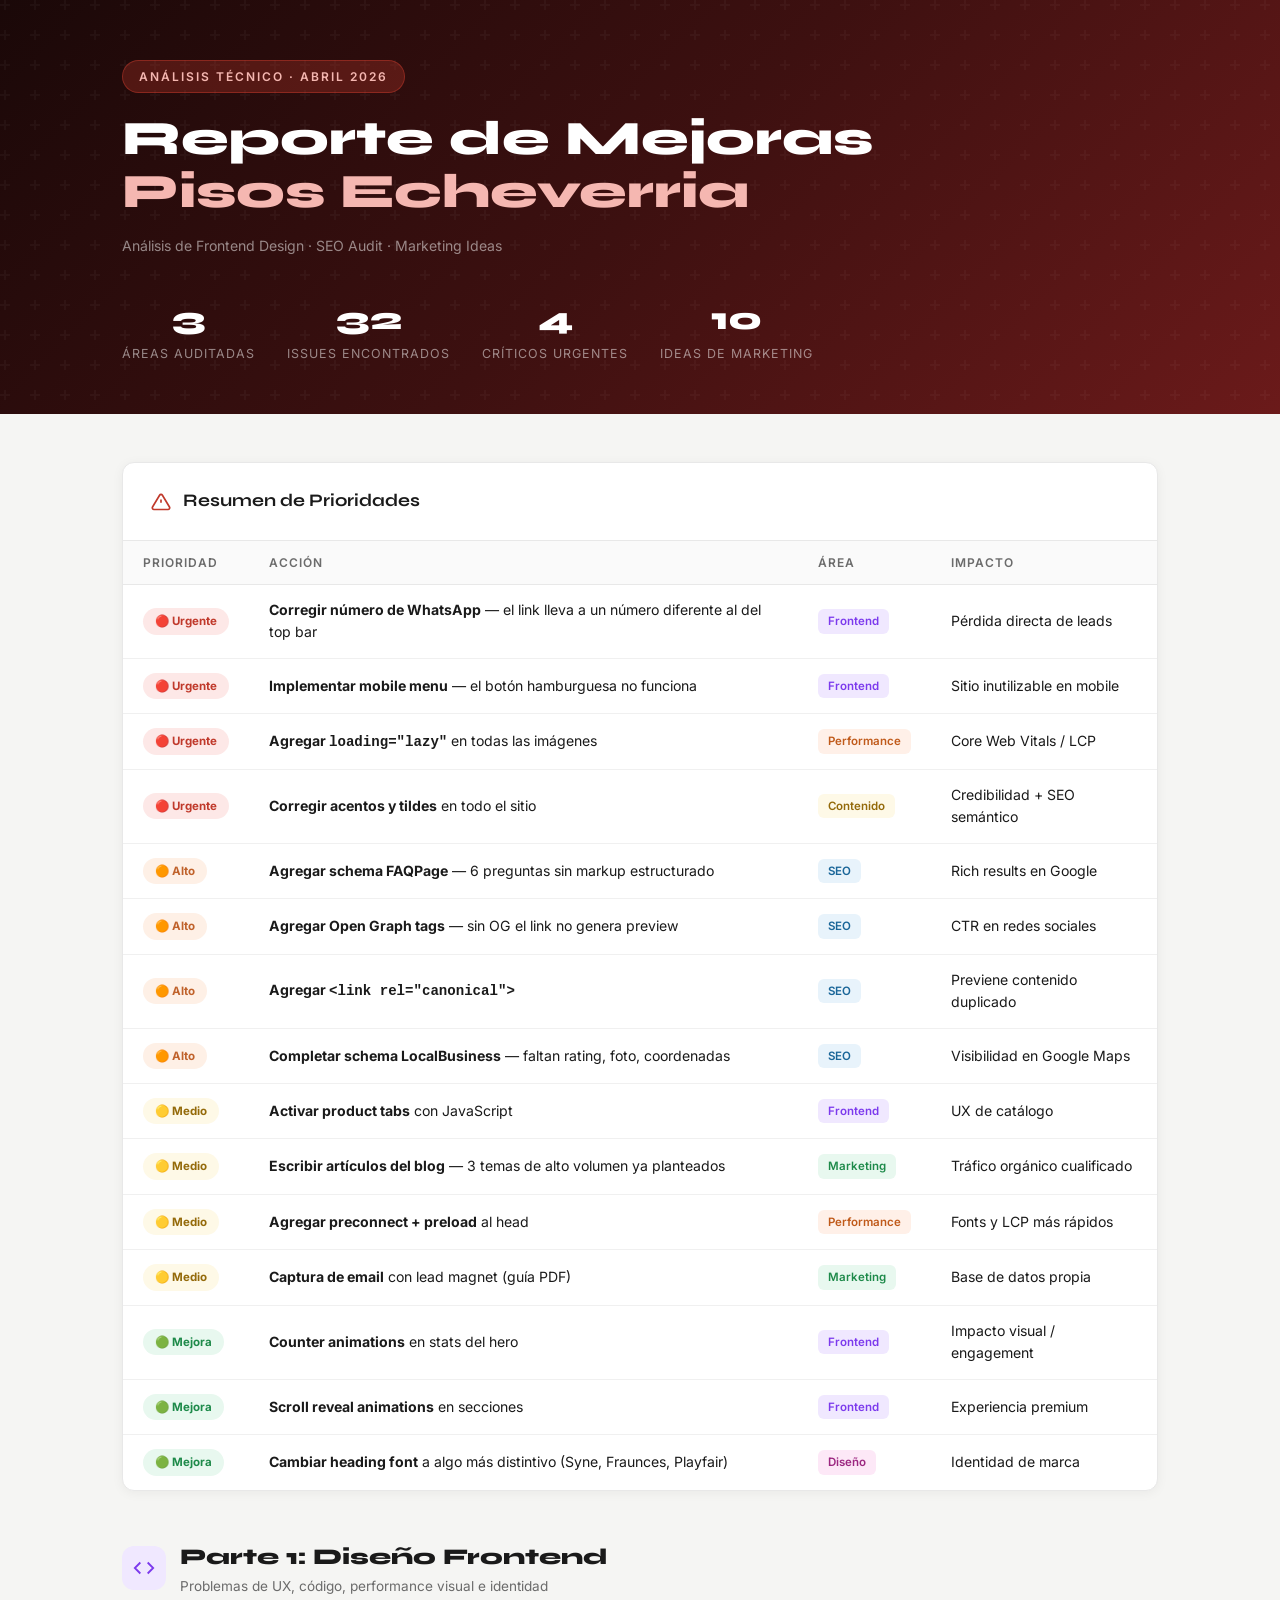
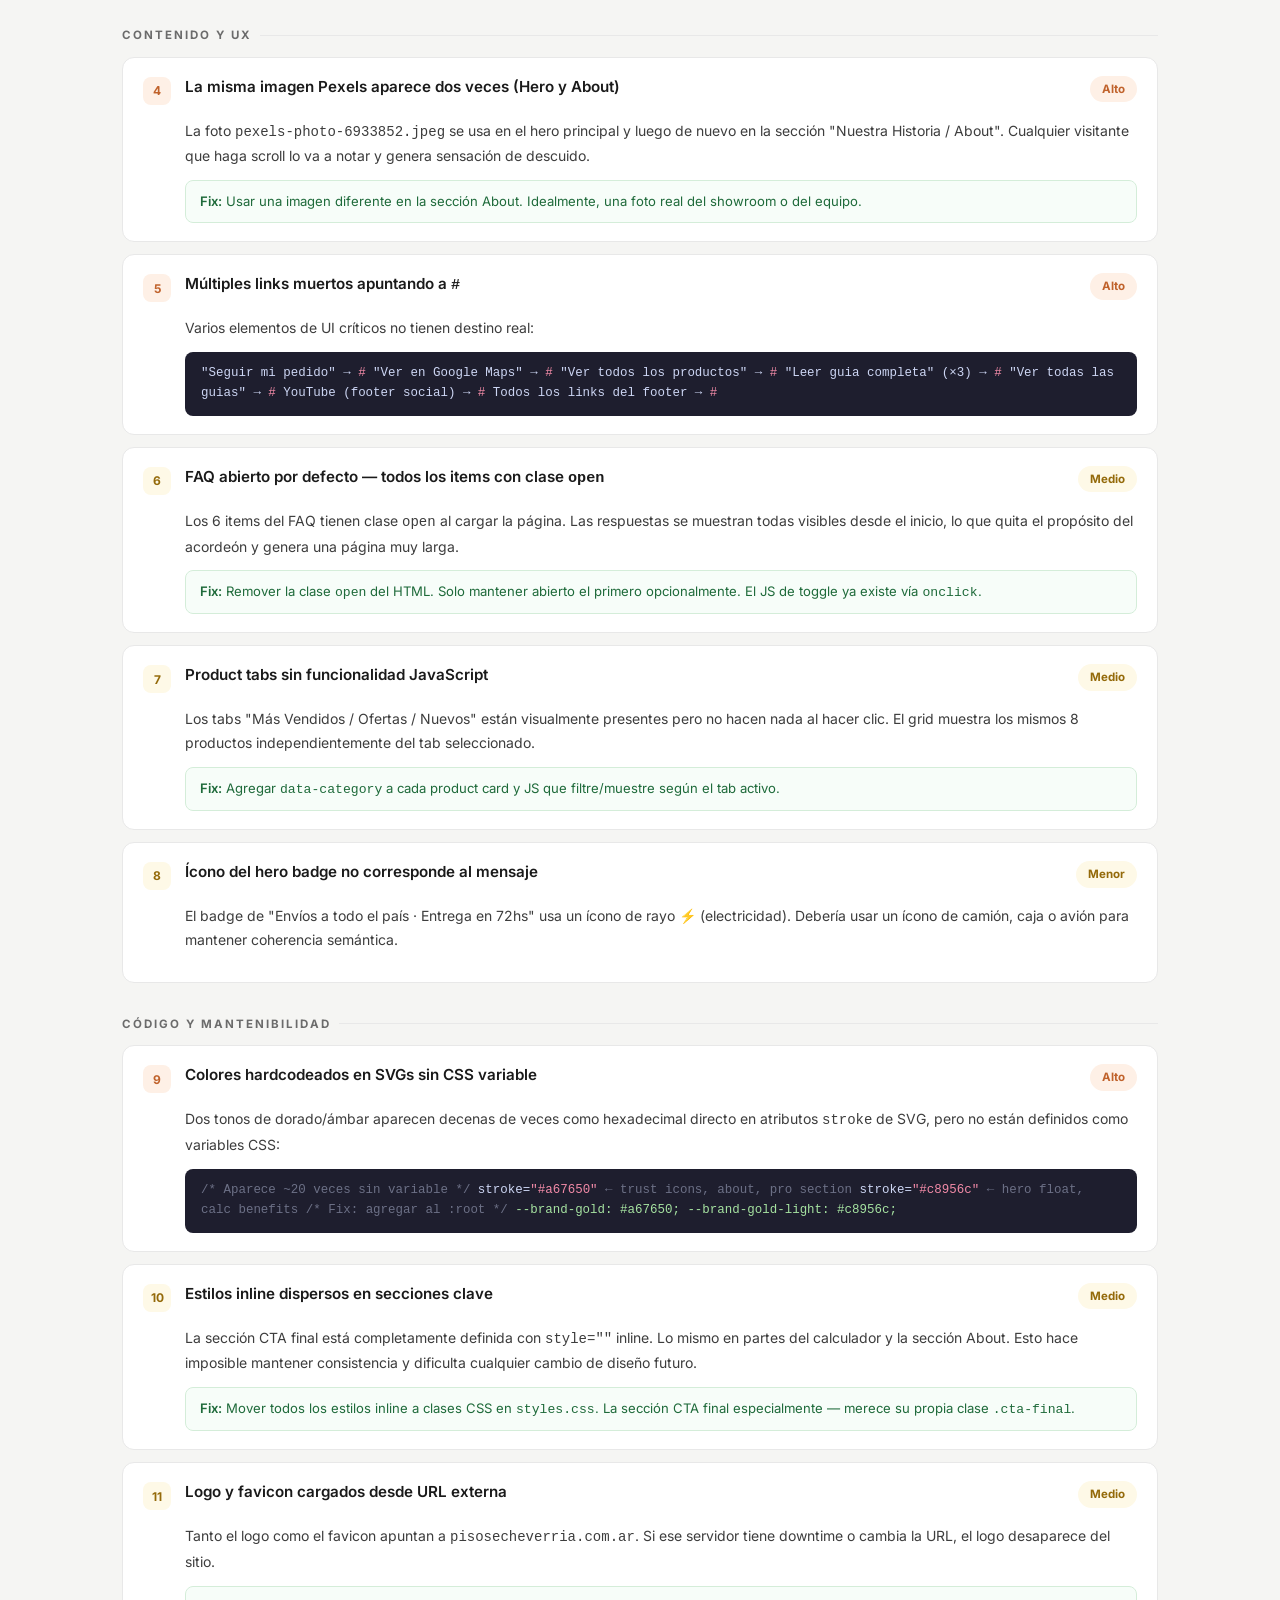
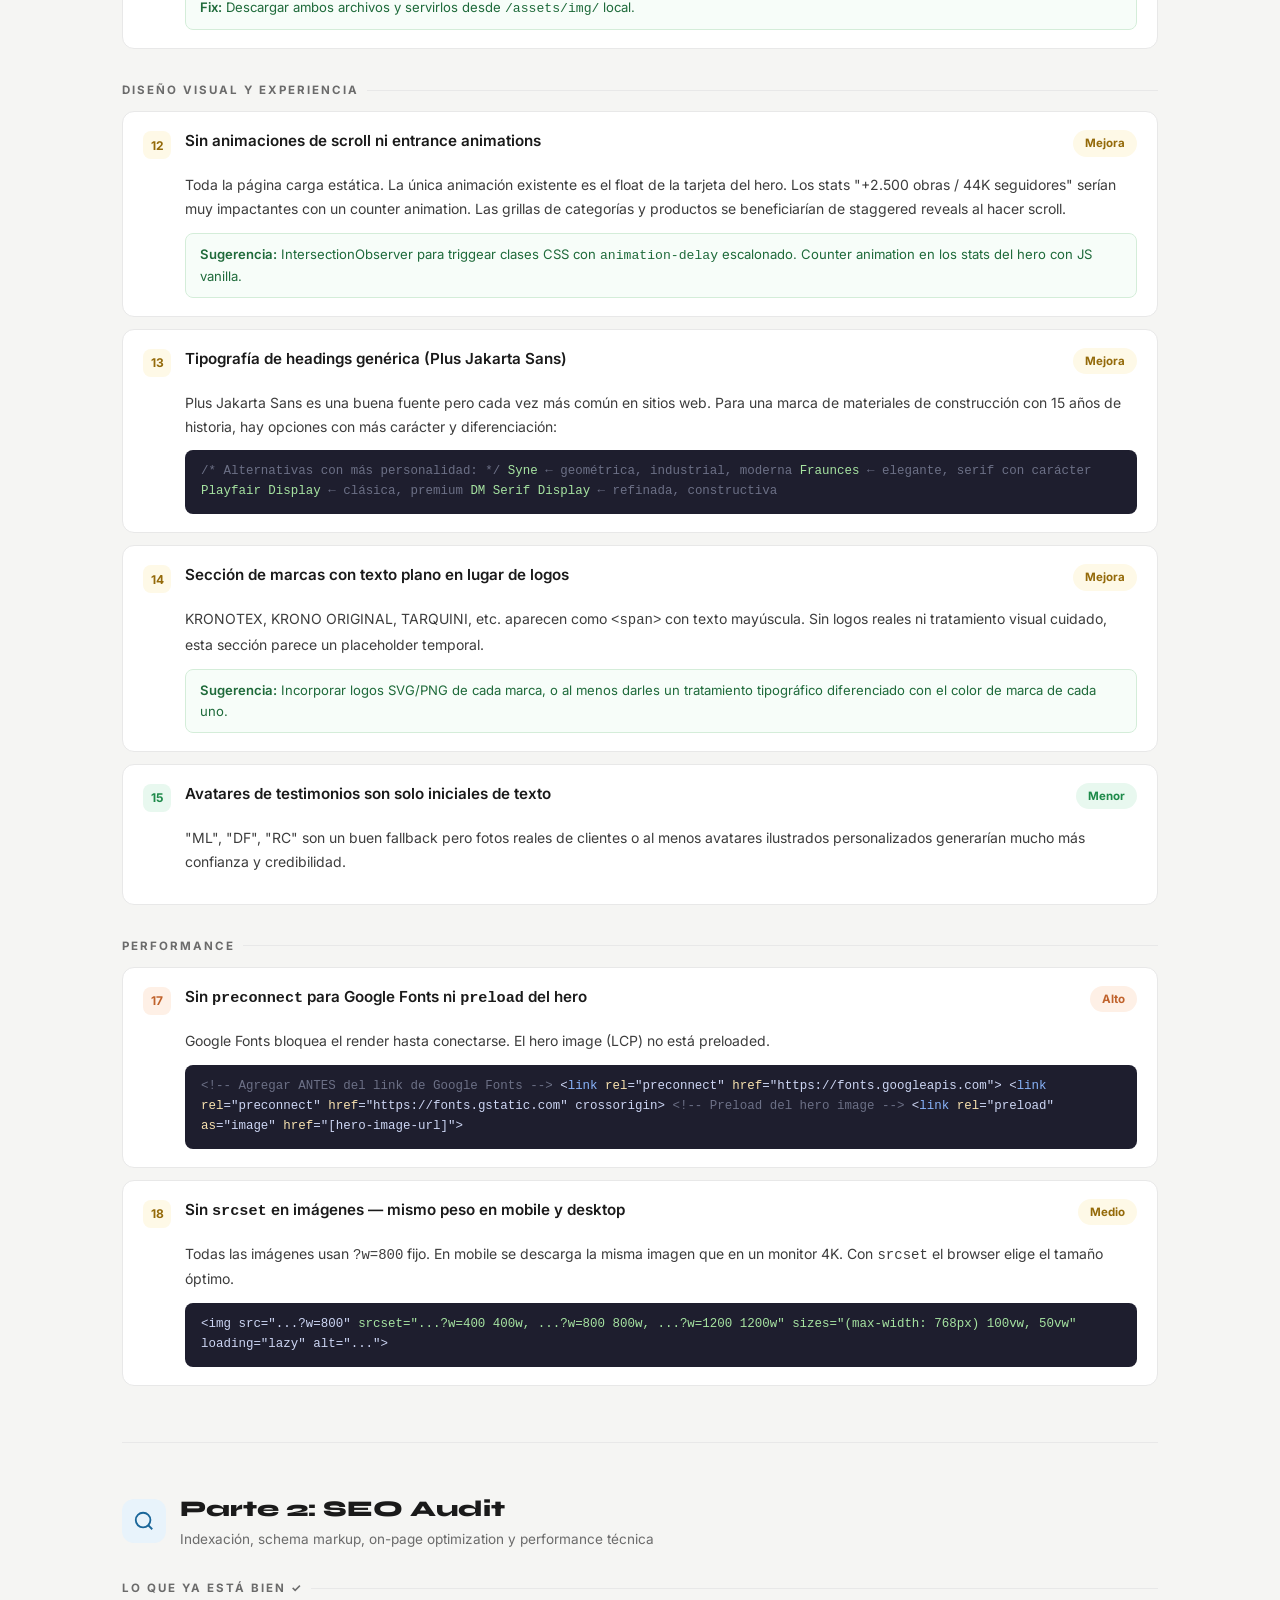
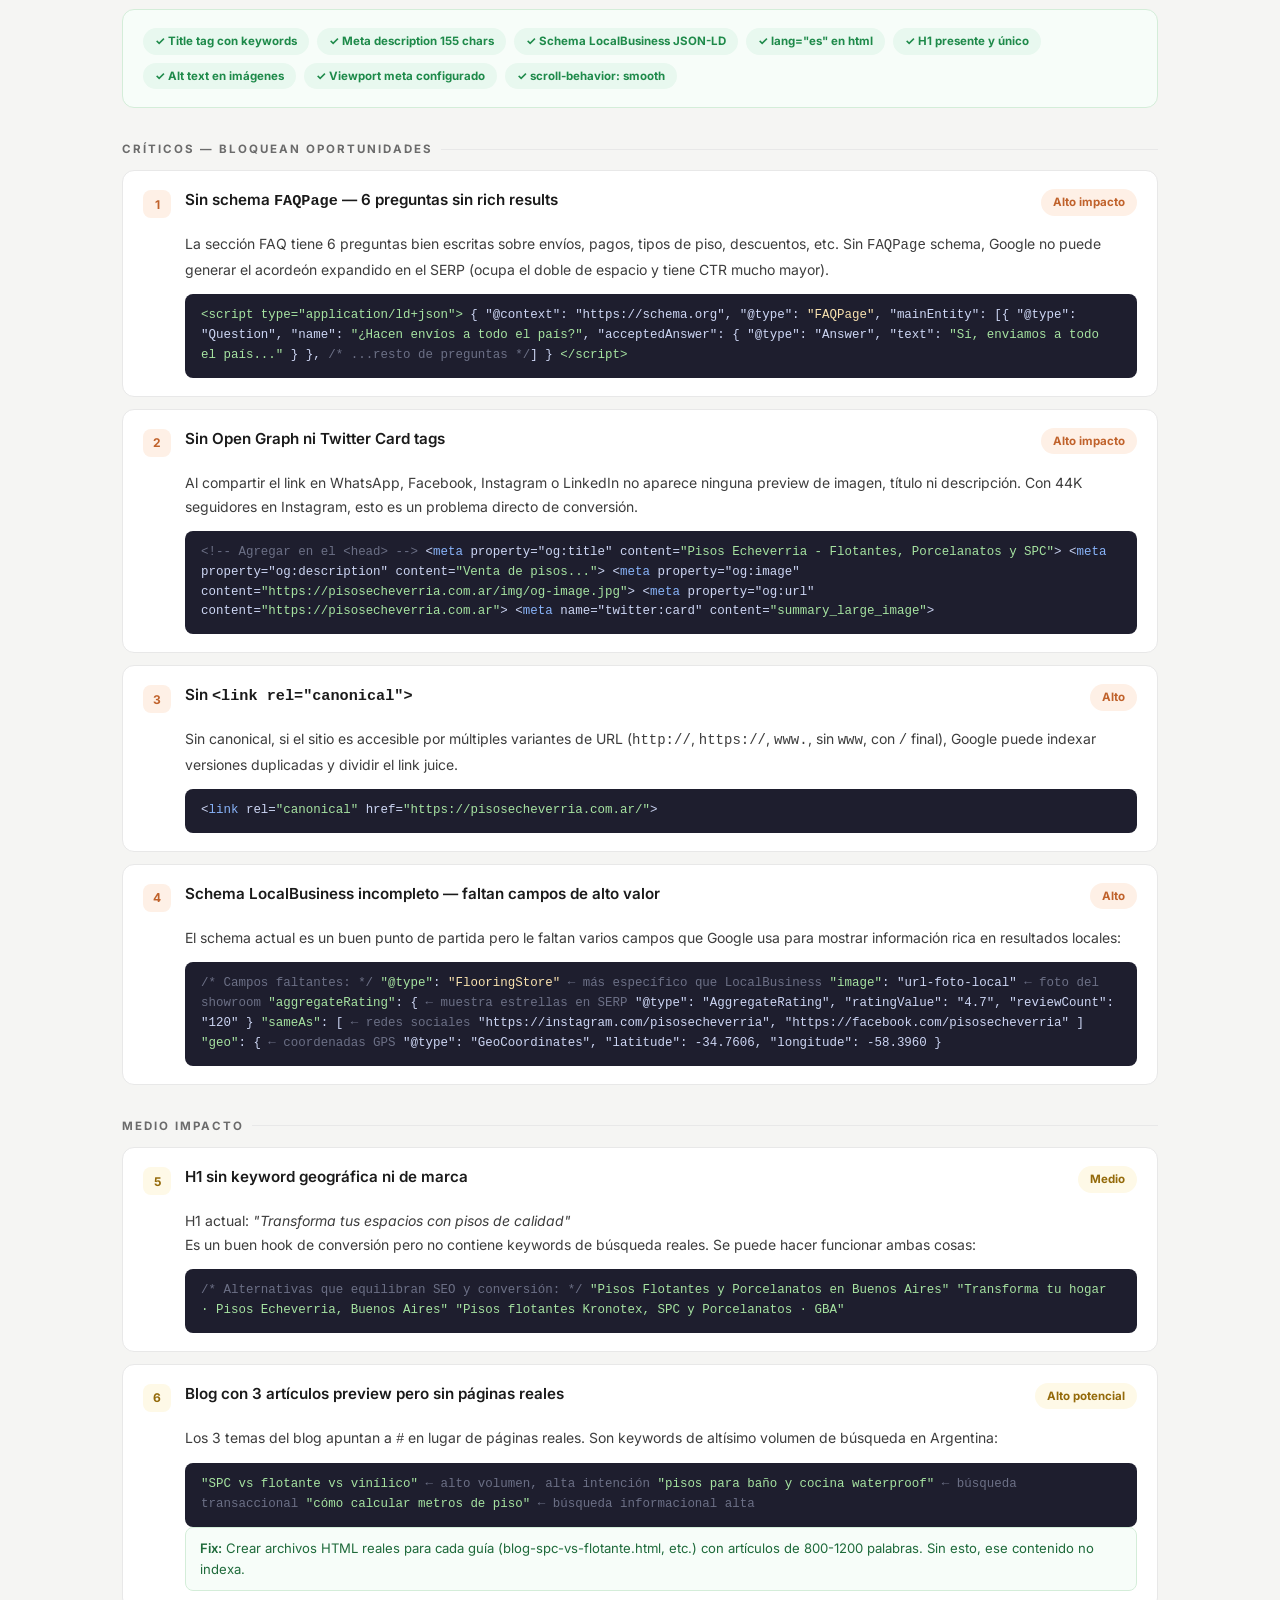
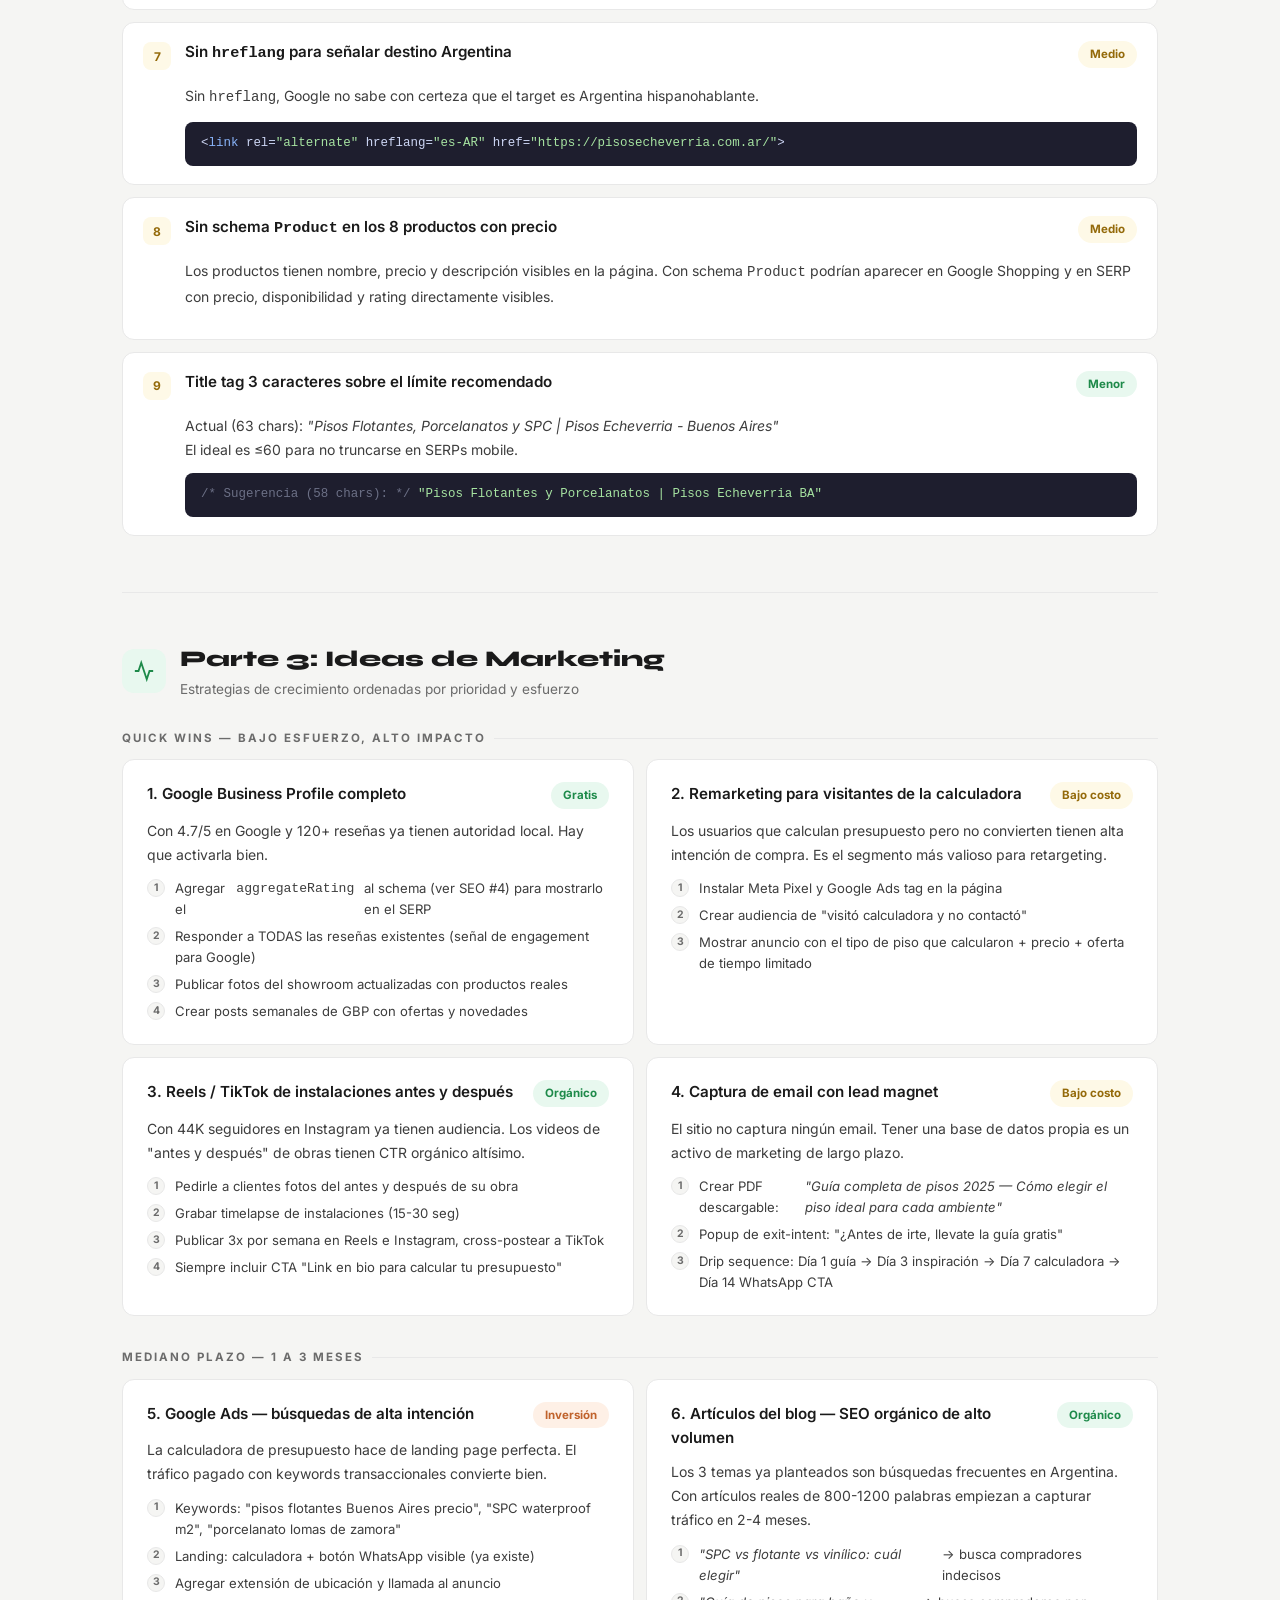
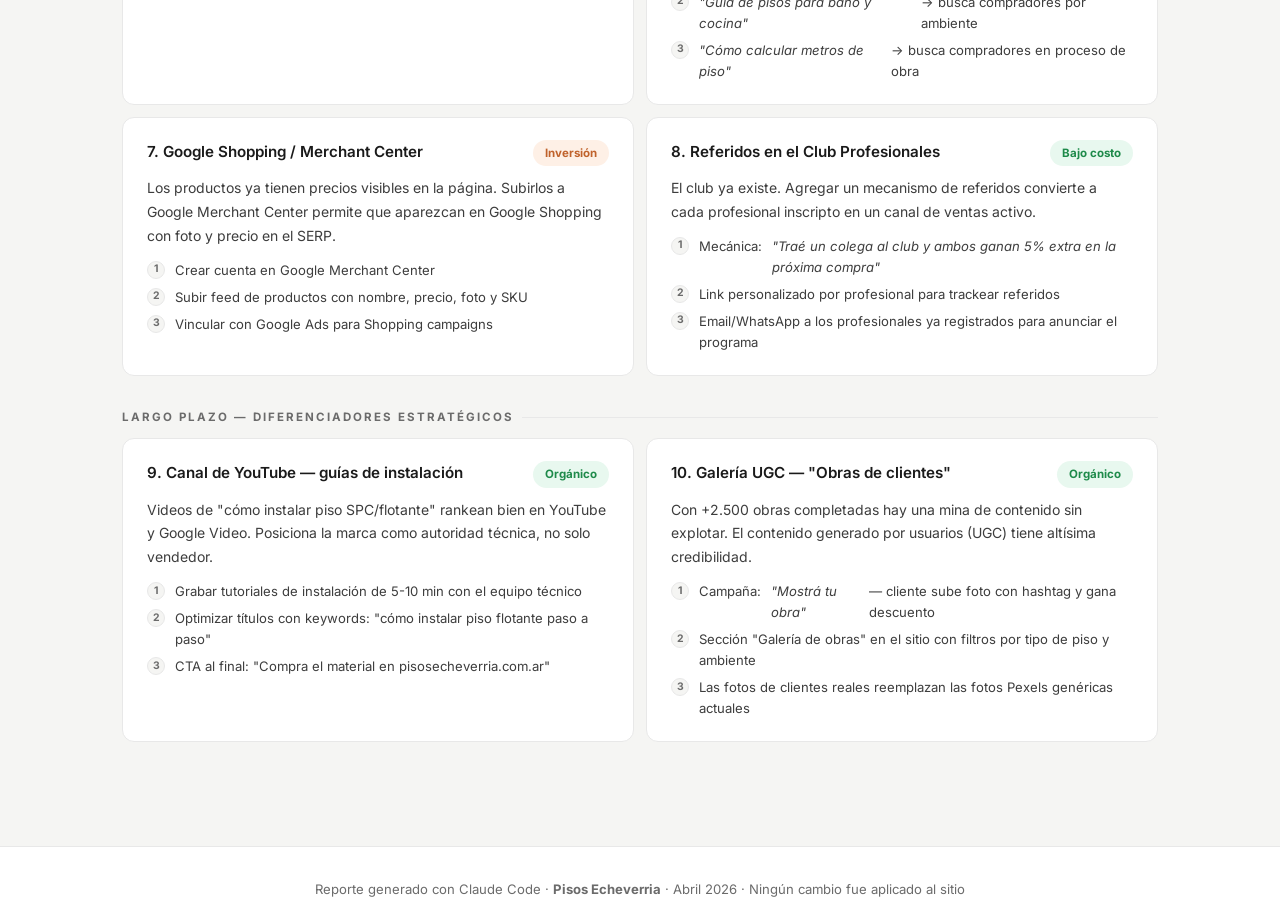
<file: Pisos_Echeverria/reporte-mejoras.html>
<!DOCTYPE html>
<html lang="es">
<head>
    <meta charset="UTF-8">
    <meta name="viewport" content="width=device-width, initial-scale=1.0">
    <title>Reporte de Mejoras — Pisos Echeverria</title>
    <link rel="preconnect" href="https://fonts.googleapis.com">
    <link rel="preconnect" href="https://fonts.gstatic.com" crossorigin>
    <link href="https://fonts.googleapis.com/css2?family=Inter:wght@400;500;600;700&family=Syne:wght@700;800&display=swap" rel="stylesheet">
    <style>
        :root {
            --red: #c0392b;
            --red-dark: #922b21;
            --red-light: #fdf2f0;
            --orange: #e67e22;
            --orange-light: #fef9f0;
            --yellow: #f39c12;
            --yellow-light: #fffdf0;
            --green: #27ae60;
            --green-light: #f0faf4;
            --blue: #2980b9;
            --blue-light: #f0f6fc;
            --purple: #8e44ad;
            --ink: #1a1a1a;
            --ink-2: #3d3d3d;
            --ink-3: #6b6b6b;
            --border: #e8e8e8;
            --bg: #f5f5f3;
            --white: #ffffff;
            --card-radius: 12px;
        }

        * { margin: 0; padding: 0; box-sizing: border-box; }

        body {
            font-family: 'Inter', sans-serif;
            background: var(--bg);
            color: var(--ink);
            line-height: 1.6;
            font-size: 15px;
        }

        /* ---- TOP HEADER ---- */
        .report-header {
            background: linear-gradient(135deg, #1a0808 0%, #3d1010 50%, #6b1a1a 100%);
            padding: 60px 0 50px;
            position: relative;
            overflow: hidden;
        }
        .report-header::before {
            content: '';
            position: absolute;
            inset: 0;
            background: url("data:image/svg+xml,%3Csvg width='60' height='60' viewBox='0 0 60 60' xmlns='http://www.w3.org/2000/svg'%3E%3Cg fill='none' fill-rule='evenodd'%3E%3Cg fill='%23ffffff' fill-opacity='0.03'%3E%3Cpath d='M36 34v-4h-2v4h-4v2h4v4h2v-4h4v-2h-4zm0-30V0h-2v4h-4v2h4v4h2V6h4V4h-4zM6 34v-4H4v4H0v2h4v4h2v-4h4v-2H6zM6 4V0H4v4H0v2h4v4h2V6h4V4H6z'/%3E%3C/g%3E%3C/g%3E%3C/svg%3E");
        }
        .header-inner {
            max-width: 1100px;
            margin: 0 auto;
            padding: 0 32px;
            position: relative;
            z-index: 1;
        }
        .header-tag {
            display: inline-block;
            background: rgba(192,57,43,0.3);
            border: 1px solid rgba(192,57,43,0.5);
            color: #f5b7b1;
            font-size: 0.75rem;
            font-weight: 600;
            letter-spacing: 2px;
            text-transform: uppercase;
            padding: 6px 16px;
            border-radius: 50px;
            margin-bottom: 20px;
        }
        .header-title {
            font-family: 'Syne', sans-serif;
            font-size: clamp(2rem, 4vw, 3rem);
            font-weight: 800;
            color: white;
            line-height: 1.1;
            margin-bottom: 16px;
        }
        .header-title span { color: #f5b7b1; }
        .header-meta {
            color: rgba(255,255,255,0.5);
            font-size: 0.88rem;
        }
        .header-stats {
            display: flex;
            gap: 32px;
            margin-top: 36px;
            flex-wrap: wrap;
        }
        .header-stat {
            text-align: center;
        }
        .header-stat-num {
            font-family: 'Syne', sans-serif;
            font-size: 2rem;
            font-weight: 800;
            color: white;
        }
        .header-stat-label {
            font-size: 0.78rem;
            color: rgba(255,255,255,0.5);
            text-transform: uppercase;
            letter-spacing: 1px;
        }

        /* ---- MAIN LAYOUT ---- */
        .main {
            max-width: 1100px;
            margin: 0 auto;
            padding: 48px 32px;
        }

        /* ---- PRIORITY TABLE ---- */
        .priority-section {
            background: var(--white);
            border-radius: var(--card-radius);
            border: 1px solid var(--border);
            overflow: hidden;
            margin-bottom: 48px;
            box-shadow: 0 2px 12px rgba(0,0,0,0.05);
        }
        .priority-section-header {
            padding: 24px 28px;
            border-bottom: 1px solid var(--border);
            display: flex;
            align-items: center;
            gap: 12px;
        }
        .priority-section-header h2 {
            font-family: 'Syne', sans-serif;
            font-size: 1.1rem;
            font-weight: 700;
        }
        .priority-table {
            width: 100%;
            border-collapse: collapse;
        }
        .priority-table th {
            background: #fafafa;
            padding: 12px 20px;
            text-align: left;
            font-size: 0.75rem;
            font-weight: 600;
            color: var(--ink-3);
            text-transform: uppercase;
            letter-spacing: 1px;
            border-bottom: 1px solid var(--border);
        }
        .priority-table td {
            padding: 14px 20px;
            border-bottom: 1px solid #f0f0f0;
            vertical-align: middle;
            font-size: 0.88rem;
        }
        .priority-table tr:last-child td { border-bottom: none; }
        .priority-table tr:hover td { background: #fafafa; }

        /* ---- BADGES ---- */
        .badge {
            display: inline-flex;
            align-items: center;
            gap: 5px;
            padding: 4px 12px;
            border-radius: 50px;
            font-size: 0.72rem;
            font-weight: 700;
            white-space: nowrap;
        }
        .badge-red    { background: #fde8e7; color: #c0392b; }
        .badge-orange { background: #fef0e6; color: #c0622b; }
        .badge-yellow { background: #fef9e7; color: #946a0a; }
        .badge-green  { background: #e8f8ef; color: #1e8a4a; }
        .badge-blue   { background: #e8f3fb; color: #1a6699; }
        .badge-gray   { background: #f0f0f0; color: #555; }

        .area-tag {
            display: inline-block;
            padding: 3px 10px;
            border-radius: 6px;
            font-size: 0.72rem;
            font-weight: 600;
        }
        .area-frontend  { background: #f0e8ff; color: #7c3aed; }
        .area-seo       { background: #e8f3fb; color: #1a6699; }
        .area-marketing { background: #e8f8ef; color: #1e8a4a; }
        .area-perf      { background: #fff0e8; color: #c05a1a; }
        .area-contenido { background: #fef9e7; color: #946a0a; }
        .area-diseno    { background: #fde8f7; color: #9c2780; }

        /* ---- SECTION BLOCKS ---- */
        .section-block {
            margin-bottom: 56px;
        }
        .section-label-row {
            display: flex;
            align-items: center;
            gap: 14px;
            margin-bottom: 28px;
        }
        .section-icon {
            width: 44px;
            height: 44px;
            border-radius: 12px;
            display: flex;
            align-items: center;
            justify-content: center;
            font-size: 1.2rem;
            flex-shrink: 0;
        }
        .icon-frontend  { background: #f0e8ff; }
        .icon-seo       { background: #e8f3fb; }
        .icon-marketing { background: #e8f8ef; }

        .section-label-row h2 {
            font-family: 'Syne', sans-serif;
            font-size: 1.4rem;
            font-weight: 800;
        }
        .section-label-row p {
            font-size: 0.85rem;
            color: var(--ink-3);
            margin-top: 2px;
        }

        /* ---- ISSUE CARDS ---- */
        .issue-group {
            margin-bottom: 32px;
        }
        .issue-group-title {
            font-size: 0.72rem;
            font-weight: 700;
            text-transform: uppercase;
            letter-spacing: 2px;
            color: var(--ink-3);
            margin-bottom: 12px;
            display: flex;
            align-items: center;
            gap: 8px;
        }
        .issue-group-title::after {
            content: '';
            flex: 1;
            height: 1px;
            background: var(--border);
        }
        .issues-grid {
            display: grid;
            gap: 12px;
        }

        .issue-card {
            background: var(--white);
            border-radius: var(--card-radius);
            border: 1px solid var(--border);
            overflow: hidden;
            transition: box-shadow 0.2s;
        }
        .issue-card:hover { box-shadow: 0 4px 16px rgba(0,0,0,0.08); }

        .issue-card-header {
            display: flex;
            align-items: flex-start;
            gap: 14px;
            padding: 18px 20px 14px;
        }
        .issue-number {
            width: 28px;
            height: 28px;
            border-radius: 8px;
            display: flex;
            align-items: center;
            justify-content: center;
            font-size: 0.75rem;
            font-weight: 700;
            flex-shrink: 0;
            margin-top: 1px;
        }
        .num-red    { background: #fde8e7; color: #c0392b; }
        .num-orange { background: #fef0e6; color: #c0622b; }
        .num-yellow { background: #fef9e7; color: #946a0a; }
        .num-green  { background: #e8f8ef; color: #1e8a4a; }

        .issue-title {
            font-weight: 600;
            font-size: 0.95rem;
            line-height: 1.4;
            flex: 1;
        }
        .issue-badges {
            display: flex;
            gap: 6px;
            flex-shrink: 0;
            flex-wrap: wrap;
            justify-content: flex-end;
        }
        .issue-body {
            padding: 0 20px 18px 62px;
        }
        .issue-desc {
            font-size: 0.875rem;
            color: var(--ink-2);
            margin-bottom: 12px;
            line-height: 1.7;
        }
        .issue-fix {
            background: #f7fdf9;
            border: 1px solid #d4edd9;
            border-radius: 8px;
            padding: 10px 14px;
            font-size: 0.82rem;
            color: #1e6a3a;
        }
        .issue-fix strong { font-weight: 600; }

        .code-block {
            background: #1e1e2e;
            color: #cdd6f4;
            border-radius: 8px;
            padding: 12px 16px;
            font-family: 'Courier New', monospace;
            font-size: 0.78rem;
            line-height: 1.6;
            margin-top: 10px;
            overflow-x: auto;
        }
        .code-block .code-green { color: #a6e3a1; }
        .code-block .code-yellow { color: #f9e2af; }
        .code-block .code-blue { color: #89b4fa; }
        .code-block .code-red { color: #f38ba8; }
        .code-block .code-comment { color: #6c7086; }

        /* ---- MARKETING CARDS ---- */
        .marketing-card {
            background: var(--white);
            border-radius: var(--card-radius);
            border: 1px solid var(--border);
            padding: 22px 24px;
            transition: box-shadow 0.2s;
        }
        .marketing-card:hover { box-shadow: 0 4px 16px rgba(0,0,0,0.08); }
        .marketing-card-header {
            display: flex;
            align-items: flex-start;
            justify-content: space-between;
            gap: 12px;
            margin-bottom: 10px;
        }
        .marketing-card h3 {
            font-weight: 600;
            font-size: 0.95rem;
        }
        .marketing-card .desc {
            font-size: 0.875rem;
            color: var(--ink-2);
            margin-bottom: 12px;
            line-height: 1.7;
        }
        .marketing-steps {
            display: flex;
            flex-direction: column;
            gap: 6px;
        }
        .marketing-step {
            display: flex;
            gap: 10px;
            align-items: flex-start;
            font-size: 0.82rem;
            color: var(--ink-2);
        }
        .step-dot {
            width: 18px;
            height: 18px;
            border-radius: 50%;
            background: var(--bg);
            border: 1px solid var(--border);
            display: flex;
            align-items: center;
            justify-content: center;
            font-size: 0.65rem;
            font-weight: 700;
            color: var(--ink-3);
            flex-shrink: 0;
            margin-top: 1px;
        }
        .marketing-grid {
            display: grid;
            grid-template-columns: 1fr 1fr;
            gap: 12px;
        }
        @media (max-width: 700px) {
            .marketing-grid { grid-template-columns: 1fr; }
            .header-stats { gap: 20px; }
            .issue-card-header { flex-wrap: wrap; }
            .issue-badges { justify-content: flex-start; }
            .issue-body { padding-left: 20px; }
            .priority-table { font-size: 0.8rem; }
            .priority-table th, .priority-table td { padding: 10px 12px; }
        }

        /* ---- DIVIDER ---- */
        .divider {
            height: 1px;
            background: var(--border);
            margin: 48px 0;
        }

        /* ---- FOOTER ---- */
        .report-footer {
            text-align: center;
            padding: 32px;
            font-size: 0.82rem;
            color: var(--ink-3);
            border-top: 1px solid var(--border);
            background: var(--white);
        }
    </style>
</head>
<body>

<!-- HEADER -->
<div class="report-header">
    <div class="header-inner">
        <div class="header-tag">Análisis Técnico · Abril 2026</div>
        <h1 class="header-title">Reporte de Mejoras<br><span>Pisos Echeverria</span></h1>
        <p class="header-meta">Análisis de Frontend Design · SEO Audit · Marketing Ideas</p>
        <div class="header-stats">
            <div class="header-stat">
                <div class="header-stat-num">3</div>
                <div class="header-stat-label">Áreas auditadas</div>
            </div>
            <div class="header-stat">
                <div class="header-stat-num">32</div>
                <div class="header-stat-label">Issues encontrados</div>
            </div>
            <div class="header-stat">
                <div class="header-stat-num">4</div>
                <div class="header-stat-label">Críticos urgentes</div>
            </div>
            <div class="header-stat">
                <div class="header-stat-num">10</div>
                <div class="header-stat-label">Ideas de marketing</div>
            </div>
        </div>
    </div>
</div>

<div class="main">

    <!-- PRIORITY TABLE -->
    <div class="priority-section">
        <div class="priority-section-header">
            <svg width="20" height="20" viewBox="0 0 24 24" fill="none" stroke="#c0392b" stroke-width="2"><path d="M10.29 3.86 1.82 18a2 2 0 0 0 1.71 3h16.94a2 2 0 0 0 1.71-3L13.71 3.86a2 2 0 0 0-3.42 0z"/><line x1="12" y1="9" x2="12" y2="13"/><line x1="12" y1="17" x2="12.01" y2="17"/></svg>
            <h2>Resumen de Prioridades</h2>
        </div>
        <table class="priority-table">
            <thead>
                <tr>
                    <th>Prioridad</th>
                    <th>Acción</th>
                    <th>Área</th>
                    <th>Impacto</th>
                </tr>
            </thead>
            <tbody>
                <tr>
                    <td><span class="badge badge-red">🔴 Urgente</span></td>
                    <td><strong>Corregir número de WhatsApp</strong> — el link lleva a un número diferente al del top bar</td>
                    <td><span class="area-tag area-frontend">Frontend</span></td>
                    <td>Pérdida directa de leads</td>
                </tr>
                <tr>
                    <td><span class="badge badge-red">🔴 Urgente</span></td>
                    <td><strong>Implementar mobile menu</strong> — el botón hamburguesa no funciona</td>
                    <td><span class="area-tag area-frontend">Frontend</span></td>
                    <td>Sitio inutilizable en mobile</td>
                </tr>
                <tr>
                    <td><span class="badge badge-red">🔴 Urgente</span></td>
                    <td><strong>Agregar <code>loading="lazy"</code></strong> en todas las imágenes</td>
                    <td><span class="area-tag area-perf">Performance</span></td>
                    <td>Core Web Vitals / LCP</td>
                </tr>
                <tr>
                    <td><span class="badge badge-red">🔴 Urgente</span></td>
                    <td><strong>Corregir acentos y tildes</strong> en todo el sitio</td>
                    <td><span class="area-tag area-contenido">Contenido</span></td>
                    <td>Credibilidad + SEO semántico</td>
                </tr>
                <tr>
                    <td><span class="badge badge-orange">🟠 Alto</span></td>
                    <td><strong>Agregar schema FAQPage</strong> — 6 preguntas sin markup estructurado</td>
                    <td><span class="area-tag area-seo">SEO</span></td>
                    <td>Rich results en Google</td>
                </tr>
                <tr>
                    <td><span class="badge badge-orange">🟠 Alto</span></td>
                    <td><strong>Agregar Open Graph tags</strong> — sin OG el link no genera preview</td>
                    <td><span class="area-tag area-seo">SEO</span></td>
                    <td>CTR en redes sociales</td>
                </tr>
                <tr>
                    <td><span class="badge badge-orange">🟠 Alto</span></td>
                    <td><strong>Agregar <code>&lt;link rel="canonical"&gt;</code></strong></td>
                    <td><span class="area-tag area-seo">SEO</span></td>
                    <td>Previene contenido duplicado</td>
                </tr>
                <tr>
                    <td><span class="badge badge-orange">🟠 Alto</span></td>
                    <td><strong>Completar schema LocalBusiness</strong> — faltan rating, foto, coordenadas</td>
                    <td><span class="area-tag area-seo">SEO</span></td>
                    <td>Visibilidad en Google Maps</td>
                </tr>
                <tr>
                    <td><span class="badge badge-yellow">🟡 Medio</span></td>
                    <td><strong>Activar product tabs</strong> con JavaScript</td>
                    <td><span class="area-tag area-frontend">Frontend</span></td>
                    <td>UX de catálogo</td>
                </tr>
                <tr>
                    <td><span class="badge badge-yellow">🟡 Medio</span></td>
                    <td><strong>Escribir artículos del blog</strong> — 3 temas de alto volumen ya planteados</td>
                    <td><span class="area-tag area-marketing">Marketing</span></td>
                    <td>Tráfico orgánico cualificado</td>
                </tr>
                <tr>
                    <td><span class="badge badge-yellow">🟡 Medio</span></td>
                    <td><strong>Agregar preconnect + preload</strong> al head</td>
                    <td><span class="area-tag area-perf">Performance</span></td>
                    <td>Fonts y LCP más rápidos</td>
                </tr>
                <tr>
                    <td><span class="badge badge-yellow">🟡 Medio</span></td>
                    <td><strong>Captura de email</strong> con lead magnet (guía PDF)</td>
                    <td><span class="area-tag area-marketing">Marketing</span></td>
                    <td>Base de datos propia</td>
                </tr>
                <tr>
                    <td><span class="badge badge-green">🟢 Mejora</span></td>
                    <td><strong>Counter animations</strong> en stats del hero</td>
                    <td><span class="area-tag area-frontend">Frontend</span></td>
                    <td>Impacto visual / engagement</td>
                </tr>
                <tr>
                    <td><span class="badge badge-green">🟢 Mejora</span></td>
                    <td><strong>Scroll reveal animations</strong> en secciones</td>
                    <td><span class="area-tag area-frontend">Frontend</span></td>
                    <td>Experiencia premium</td>
                </tr>
                <tr>
                    <td><span class="badge badge-green">🟢 Mejora</span></td>
                    <td><strong>Cambiar heading font</strong> a algo más distintivo (Syne, Fraunces, Playfair)</td>
                    <td><span class="area-tag area-diseno">Diseño</span></td>
                    <td>Identidad de marca</td>
                </tr>
            </tbody>
        </table>
    </div>

    <!-- ======================== FRONTEND ======================== -->
    <div class="section-block">
        <div class="section-label-row">
            <div class="section-icon icon-frontend">
                <svg width="22" height="22" viewBox="0 0 24 24" fill="none" stroke="#7c3aed" stroke-width="2"><polyline points="16 18 22 12 16 6"/><polyline points="8 6 2 12 8 18"/></svg>
            </div>
            <div>
                <h2>Parte 1: Diseño Frontend</h2>
                <p>Problemas de UX, código, performance visual e identidad</p>
            </div>
        </div>


        <!-- CONTENIDO -->
        <div class="issue-group">
            <div class="issue-group-title">Contenido y UX</div>
            <div class="issues-grid">

                <div class="issue-card">
                    <div class="issue-card-header">
                        <div class="issue-number num-orange">4</div>
                        <div class="issue-title">La misma imagen Pexels aparece dos veces (Hero y About)</div>
                        <div class="issue-badges">
                            <span class="badge badge-orange">Alto</span>
                        </div>
                    </div>
                    <div class="issue-body">
                        <div class="issue-desc">
                            La foto <code>pexels-photo-6933852.jpeg</code> se usa en el hero principal y luego
                            de nuevo en la sección "Nuestra Historia / About". Cualquier visitante que haga scroll
                            lo va a notar y genera sensación de descuido.
                        </div>
                        <div class="issue-fix"><strong>Fix:</strong> Usar una imagen diferente en la sección About. Idealmente, una foto real del showroom o del equipo.</div>
                    </div>
                </div>

                <div class="issue-card">
                    <div class="issue-card-header">
                        <div class="issue-number num-orange">5</div>
                        <div class="issue-title">Múltiples links muertos apuntando a <code>#</code></div>
                        <div class="issue-badges">
                            <span class="badge badge-orange">Alto</span>
                        </div>
                    </div>
                    <div class="issue-body">
                        <div class="issue-desc">Varios elementos de UI críticos no tienen destino real:</div>
                        <div class="code-block">
"Seguir mi pedido"           → <span class="code-red">#</span>
"Ver en Google Maps"         → <span class="code-red">#</span>
"Ver todos los productos"    → <span class="code-red">#</span>
"Leer guia completa" (×3)    → <span class="code-red">#</span>
"Ver todas las guias"        → <span class="code-red">#</span>
YouTube (footer social)      → <span class="code-red">#</span>
Todos los links del footer   → <span class="code-red">#</span>
                        </div>
                    </div>
                </div>

                <div class="issue-card">
                    <div class="issue-card-header">
                        <div class="issue-number num-yellow">6</div>
                        <div class="issue-title">FAQ abierto por defecto — todos los items con clase <code>open</code></div>
                        <div class="issue-badges">
                            <span class="badge badge-yellow">Medio</span>
                        </div>
                    </div>
                    <div class="issue-body">
                        <div class="issue-desc">
                            Los 6 items del FAQ tienen clase <code>open</code> al cargar la página.
                            Las respuestas se muestran todas visibles desde el inicio, lo que quita el propósito
                            del acordeón y genera una página muy larga.
                        </div>
                        <div class="issue-fix"><strong>Fix:</strong> Remover la clase <code>open</code> del HTML. Solo mantener abierto el primero opcionalmente. El JS de toggle ya existe vía <code>onclick</code>.</div>
                    </div>
                </div>

                <div class="issue-card">
                    <div class="issue-card-header">
                        <div class="issue-number num-yellow">7</div>
                        <div class="issue-title">Product tabs sin funcionalidad JavaScript</div>
                        <div class="issue-badges">
                            <span class="badge badge-yellow">Medio</span>
                        </div>
                    </div>
                    <div class="issue-body">
                        <div class="issue-desc">
                            Los tabs "Más Vendidos / Ofertas / Nuevos" están visualmente presentes pero no hacen nada al hacer clic.
                            El grid muestra los mismos 8 productos independientemente del tab seleccionado.
                        </div>
                        <div class="issue-fix"><strong>Fix:</strong> Agregar <code>data-category</code> a cada product card y JS que filtre/muestre según el tab activo.</div>
                    </div>
                </div>

                <div class="issue-card">
                    <div class="issue-card-header">
                        <div class="issue-number num-yellow">8</div>
                        <div class="issue-title">Ícono del hero badge no corresponde al mensaje</div>
                        <div class="issue-badges">
                            <span class="badge badge-yellow">Menor</span>
                        </div>
                    </div>
                    <div class="issue-body">
                        <div class="issue-desc">
                            El badge de "Envíos a todo el país · Entrega en 72hs" usa un ícono de rayo ⚡ (electricidad).
                            Debería usar un ícono de camión, caja o avión para mantener coherencia semántica.
                        </div>
                    </div>
                </div>

            </div>
        </div>

        <!-- CÓDIGO Y MANTENIBILIDAD -->
        <div class="issue-group">
            <div class="issue-group-title">Código y Mantenibilidad</div>
            <div class="issues-grid">

                <div class="issue-card">
                    <div class="issue-card-header">
                        <div class="issue-number num-orange">9</div>
                        <div class="issue-title">Colores hardcodeados en SVGs sin CSS variable</div>
                        <div class="issue-badges">
                            <span class="badge badge-orange">Alto</span>
                        </div>
                    </div>
                    <div class="issue-body">
                        <div class="issue-desc">
                            Dos tonos de dorado/ámbar aparecen decenas de veces como hexadecimal directo en atributos <code>stroke</code>
                            de SVG, pero no están definidos como variables CSS:
                        </div>
                        <div class="code-block">
<span class="code-comment">/* Aparece ~20 veces sin variable */</span>
stroke=<span class="code-red">"#a67650"</span>   <span class="code-comment">← trust icons, about, pro section</span>
stroke=<span class="code-red">"#c8956c"</span>   <span class="code-comment">← hero float, calc benefits</span>

<span class="code-comment">/* Fix: agregar al :root */</span>
<span class="code-green">--brand-gold: #a67650;</span>
<span class="code-green">--brand-gold-light: #c8956c;</span>
                        </div>
                    </div>
                </div>

                <div class="issue-card">
                    <div class="issue-card-header">
                        <div class="issue-number num-yellow">10</div>
                        <div class="issue-title">Estilos inline dispersos en secciones clave</div>
                        <div class="issue-badges">
                            <span class="badge badge-yellow">Medio</span>
                        </div>
                    </div>
                    <div class="issue-body">
                        <div class="issue-desc">
                            La sección CTA final está completamente definida con <code>style=""</code> inline.
                            Lo mismo en partes del calculador y la sección About. Esto hace imposible
                            mantener consistencia y dificulta cualquier cambio de diseño futuro.
                        </div>
                        <div class="issue-fix"><strong>Fix:</strong> Mover todos los estilos inline a clases CSS en <code>styles.css</code>. La sección CTA final especialmente — merece su propia clase <code>.cta-final</code>.</div>
                    </div>
                </div>

                <div class="issue-card">
                    <div class="issue-card-header">
                        <div class="issue-number num-yellow">11</div>
                        <div class="issue-title">Logo y favicon cargados desde URL externa</div>
                        <div class="issue-badges">
                            <span class="badge badge-yellow">Medio</span>
                        </div>
                    </div>
                    <div class="issue-body">
                        <div class="issue-desc">
                            Tanto el logo como el favicon apuntan a <code>pisosecheverria.com.ar</code>.
                            Si ese servidor tiene downtime o cambia la URL, el logo desaparece del sitio.
                        </div>
                        <div class="issue-fix"><strong>Fix:</strong> Descargar ambos archivos y servirlos desde <code>/assets/img/</code> local.</div>
                    </div>
                </div>

            </div>
        </div>

        <!-- DISEÑO Y VISUAL -->
        <div class="issue-group">
            <div class="issue-group-title">Diseño Visual y Experiencia</div>
            <div class="issues-grid">

                <div class="issue-card">
                    <div class="issue-card-header">
                        <div class="issue-number num-yellow">12</div>
                        <div class="issue-title">Sin animaciones de scroll ni entrance animations</div>
                        <div class="issue-badges">
                            <span class="badge badge-yellow">Mejora</span>
                        </div>
                    </div>
                    <div class="issue-body">
                        <div class="issue-desc">
                            Toda la página carga estática. La única animación existente es el float de la tarjeta del hero.
                            Los stats "+2.500 obras / 44K seguidores" serían muy impactantes con un counter animation.
                            Las grillas de categorías y productos se beneficiarían de staggered reveals al hacer scroll.
                        </div>
                        <div class="issue-fix"><strong>Sugerencia:</strong> IntersectionObserver para triggear clases CSS con <code>animation-delay</code> escalonado. Counter animation en los stats del hero con JS vanilla.</div>
                    </div>
                </div>

                <div class="issue-card">
                    <div class="issue-card-header">
                        <div class="issue-number num-yellow">13</div>
                        <div class="issue-title">Tipografía de headings genérica (Plus Jakarta Sans)</div>
                        <div class="issue-badges">
                            <span class="badge badge-yellow">Mejora</span>
                        </div>
                    </div>
                    <div class="issue-body">
                        <div class="issue-desc">
                            Plus Jakarta Sans es una buena fuente pero cada vez más común en sitios web.
                            Para una marca de materiales de construcción con 15 años de historia, hay opciones
                            con más carácter y diferenciación:
                        </div>
                        <div class="code-block">
<span class="code-comment">/* Alternativas con más personalidad: */</span>
<span class="code-green">Syne</span>          <span class="code-comment">← geométrica, industrial, moderna</span>
<span class="code-green">Fraunces</span>      <span class="code-comment">← elegante, serif con carácter</span>
<span class="code-green">Playfair Display</span> <span class="code-comment">← clásica, premium</span>
<span class="code-green">DM Serif Display</span> <span class="code-comment">← refinada, constructiva</span>
                        </div>
                    </div>
                </div>

                <div class="issue-card">
                    <div class="issue-card-header">
                        <div class="issue-number num-yellow">14</div>
                        <div class="issue-title">Sección de marcas con texto plano en lugar de logos</div>
                        <div class="issue-badges">
                            <span class="badge badge-yellow">Mejora</span>
                        </div>
                    </div>
                    <div class="issue-body">
                        <div class="issue-desc">
                            KRONOTEX, KRONO ORIGINAL, TARQUINI, etc. aparecen como <code>&lt;span&gt;</code> con texto mayúscula.
                            Sin logos reales ni tratamiento visual cuidado, esta sección parece un placeholder temporal.
                        </div>
                        <div class="issue-fix"><strong>Sugerencia:</strong> Incorporar logos SVG/PNG de cada marca, o al menos darles un tratamiento tipográfico diferenciado con el color de marca de cada uno.</div>
                    </div>
                </div>

                <div class="issue-card">
                    <div class="issue-card-header">
                        <div class="issue-number num-green">15</div>
                        <div class="issue-title">Avatares de testimonios son solo iniciales de texto</div>
                        <div class="issue-badges">
                            <span class="badge badge-green">Menor</span>
                        </div>
                    </div>
                    <div class="issue-body">
                        <div class="issue-desc">
                            "ML", "DF", "RC" son un buen fallback pero fotos reales de clientes o al menos avatares
                            ilustrados personalizados generarían mucho más confianza y credibilidad.
                        </div>
                    </div>
                </div>

            </div>
        </div>

        <!-- PERFORMANCE VISUAL -->
        <div class="issue-group">
            <div class="issue-group-title">Performance</div>
            <div class="issues-grid">

                <div class="issue-card">
                    <div class="issue-card-header">
                        <div class="issue-number num-orange">17</div>
                        <div class="issue-title">Sin <code>preconnect</code> para Google Fonts ni <code>preload</code> del hero</div>
                        <div class="issue-badges">
                            <span class="badge badge-orange">Alto</span>
                        </div>
                    </div>
                    <div class="issue-body">
                        <div class="issue-desc">
                            Google Fonts bloquea el render hasta conectarse. El hero image (LCP) no está preloaded.
                        </div>
                        <div class="code-block">
<span class="code-comment">&lt;!-- Agregar ANTES del link de Google Fonts --&gt;</span>
&lt;<span class="code-blue">link</span> <span class="code-yellow">rel</span>="preconnect" <span class="code-yellow">href</span>="https://fonts.googleapis.com"&gt;
&lt;<span class="code-blue">link</span> <span class="code-yellow">rel</span>="preconnect" <span class="code-yellow">href</span>="https://fonts.gstatic.com" crossorigin&gt;

<span class="code-comment">&lt;!-- Preload del hero image --&gt;</span>
&lt;<span class="code-blue">link</span> <span class="code-yellow">rel</span>="preload" <span class="code-yellow">as</span>="image" <span class="code-yellow">href</span>="[hero-image-url]"&gt;
                        </div>
                    </div>
                </div>

                <div class="issue-card">
                    <div class="issue-card-header">
                        <div class="issue-number num-yellow">18</div>
                        <div class="issue-title">Sin <code>srcset</code> en imágenes — mismo peso en mobile y desktop</div>
                        <div class="issue-badges">
                            <span class="badge badge-yellow">Medio</span>
                        </div>
                    </div>
                    <div class="issue-body">
                        <div class="issue-desc">
                            Todas las imágenes usan <code>?w=800</code> fijo. En mobile se descarga la misma imagen
                            que en un monitor 4K. Con <code>srcset</code> el browser elige el tamaño óptimo.
                        </div>
                        <div class="code-block">
&lt;img
  src="...?w=800"
  <span class="code-green">srcset="...?w=400 400w, ...?w=800 800w, ...?w=1200 1200w"</span>
  <span class="code-green">sizes="(max-width: 768px) 100vw, 50vw"</span>
  loading="lazy" alt="..."&gt;
                        </div>
                    </div>
                </div>

            </div>
        </div>
    </div>

    <div class="divider"></div>

    <!-- ======================== SEO ======================== -->
    <div class="section-block">
        <div class="section-label-row">
            <div class="section-icon icon-seo">
                <svg width="22" height="22" viewBox="0 0 24 24" fill="none" stroke="#1a6699" stroke-width="2"><circle cx="11" cy="11" r="8"/><path d="m21 21-4.35-4.35"/></svg>
            </div>
            <div>
                <h2>Parte 2: SEO Audit</h2>
                <p>Indexación, schema markup, on-page optimization y performance técnica</p>
            </div>
        </div>

        <!-- LO QUE ESTÁ BIEN -->
        <div class="issue-group">
            <div class="issue-group-title">Lo que ya está bien ✓</div>
            <div class="issues-grid">
                <div class="issue-card" style="border-color: #d4edd9; background: #f7fdf9;">
                    <div class="issue-body" style="padding: 18px 20px;">
                        <div style="display: flex; flex-wrap: wrap; gap: 8px;">
                            <span class="badge badge-green">✓ Title tag con keywords</span>
                            <span class="badge badge-green">✓ Meta description 155 chars</span>
                            <span class="badge badge-green">✓ Schema LocalBusiness JSON-LD</span>
                            <span class="badge badge-green">✓ lang="es" en html</span>
                            <span class="badge badge-green">✓ H1 presente y único</span>
                            <span class="badge badge-green">✓ Alt text en imágenes</span>
                            <span class="badge badge-green">✓ Viewport meta configurado</span>
                            <span class="badge badge-green">✓ scroll-behavior: smooth</span>
                        </div>
                    </div>
                </div>
            </div>
        </div>

        <!-- CRÍTICOS SEO -->
        <div class="issue-group">
            <div class="issue-group-title">Críticos — Bloquean Oportunidades</div>
            <div class="issues-grid">

                <div class="issue-card">
                    <div class="issue-card-header">
                        <div class="issue-number num-orange">1</div>
                        <div class="issue-title">Sin schema <code>FAQPage</code> — 6 preguntas sin rich results</div>
                        <div class="issue-badges">
                            <span class="badge badge-orange">Alto impacto</span>
                        </div>
                    </div>
                    <div class="issue-body">
                        <div class="issue-desc">
                            La sección FAQ tiene 6 preguntas bien escritas sobre envíos, pagos, tipos de piso, descuentos, etc.
                            Sin <code>FAQPage</code> schema, Google no puede generar el acordeón expandido en el SERP
                            (ocupa el doble de espacio y tiene CTR mucho mayor).
                        </div>
                        <div class="code-block">
<span class="code-green">&lt;script type="application/ld+json"&gt;</span>
{
  "@context": "https://schema.org",
  "@type": <span class="code-yellow">"FAQPage"</span>,
  "mainEntity": [{
    "@type": "Question",
    "name": <span class="code-green">"¿Hacen envíos a todo el país?"</span>,
    "acceptedAnswer": {
      "@type": "Answer",
      "text": <span class="code-green">"Sí, enviamos a todo el país..."</span>
    }
  }, <span class="code-comment">/* ...resto de preguntas */</span>]
}
<span class="code-green">&lt;/script&gt;</span>
                        </div>
                    </div>
                </div>

                <div class="issue-card">
                    <div class="issue-card-header">
                        <div class="issue-number num-orange">2</div>
                        <div class="issue-title">Sin Open Graph ni Twitter Card tags</div>
                        <div class="issue-badges">
                            <span class="badge badge-orange">Alto impacto</span>
                        </div>
                    </div>
                    <div class="issue-body">
                        <div class="issue-desc">
                            Al compartir el link en WhatsApp, Facebook, Instagram o LinkedIn no aparece ninguna
                            preview de imagen, título ni descripción. Con 44K seguidores en Instagram, esto es un problema directo de conversión.
                        </div>
                        <div class="code-block">
<span class="code-comment">&lt;!-- Agregar en el &lt;head&gt; --&gt;</span>
&lt;<span class="code-blue">meta</span> property="og:title" content=<span class="code-green">"Pisos Echeverria - Flotantes, Porcelanatos y SPC"</span>&gt;
&lt;<span class="code-blue">meta</span> property="og:description" content=<span class="code-green">"Venta de pisos..."</span>&gt;
&lt;<span class="code-blue">meta</span> property="og:image" content=<span class="code-green">"https://pisosecheverria.com.ar/img/og-image.jpg"</span>&gt;
&lt;<span class="code-blue">meta</span> property="og:url" content=<span class="code-green">"https://pisosecheverria.com.ar"</span>&gt;
&lt;<span class="code-blue">meta</span> name="twitter:card" content=<span class="code-green">"summary_large_image"</span>&gt;
                        </div>
                    </div>
                </div>

                <div class="issue-card">
                    <div class="issue-card-header">
                        <div class="issue-number num-orange">3</div>
                        <div class="issue-title">Sin <code>&lt;link rel="canonical"&gt;</code></div>
                        <div class="issue-badges">
                            <span class="badge badge-orange">Alto</span>
                        </div>
                    </div>
                    <div class="issue-body">
                        <div class="issue-desc">
                            Sin canonical, si el sitio es accesible por múltiples variantes de URL
                            (<code>http://</code>, <code>https://</code>, <code>www.</code>, sin <code>www</code>, con <code>/</code> final),
                            Google puede indexar versiones duplicadas y dividir el link juice.
                        </div>
                        <div class="code-block">
&lt;<span class="code-blue">link</span> rel=<span class="code-green">"canonical"</span> href=<span class="code-green">"https://pisosecheverria.com.ar/"</span>&gt;
                        </div>
                    </div>
                </div>

                <div class="issue-card">
                    <div class="issue-card-header">
                        <div class="issue-number num-orange">4</div>
                        <div class="issue-title">Schema LocalBusiness incompleto — faltan campos de alto valor</div>
                        <div class="issue-badges">
                            <span class="badge badge-orange">Alto</span>
                        </div>
                    </div>
                    <div class="issue-body">
                        <div class="issue-desc">El schema actual es un buen punto de partida pero le faltan varios campos que Google usa para mostrar información rica en resultados locales:</div>
                        <div class="code-block">
<span class="code-comment">/* Campos faltantes: */</span>
<span class="code-green">"@type"</span>: <span class="code-yellow">"FlooringStore"</span>     <span class="code-comment">← más específico que LocalBusiness</span>
<span class="code-green">"image"</span>: "url-foto-local"  <span class="code-comment">← foto del showroom</span>
<span class="code-green">"aggregateRating"</span>: {      <span class="code-comment">← muestra estrellas en SERP</span>
  "@type": "AggregateRating",
  "ratingValue": "4.7",
  "reviewCount": "120"
}
<span class="code-green">"sameAs"</span>: [               <span class="code-comment">← redes sociales</span>
  "https://instagram.com/pisosecheverria",
  "https://facebook.com/pisosecheverria"
]
<span class="code-green">"geo"</span>: {                   <span class="code-comment">← coordenadas GPS</span>
  "@type": "GeoCoordinates",
  "latitude": -34.7606,
  "longitude": -58.3960
}
                        </div>
                    </div>
                </div>

            </div>
        </div>

        <!-- MEDIO IMPACTO SEO -->
        <div class="issue-group">
            <div class="issue-group-title">Medio Impacto</div>
            <div class="issues-grid">

                <div class="issue-card">
                    <div class="issue-card-header">
                        <div class="issue-number num-yellow">5</div>
                        <div class="issue-title">H1 sin keyword geográfica ni de marca</div>
                        <div class="issue-badges">
                            <span class="badge badge-yellow">Medio</span>
                        </div>
                    </div>
                    <div class="issue-body">
                        <div class="issue-desc">
                            H1 actual: <em>"Transforma tus espacios con pisos de calidad"</em><br>
                            Es un buen hook de conversión pero no contiene keywords de búsqueda reales.
                            Se puede hacer funcionar ambas cosas:
                        </div>
                        <div class="code-block">
<span class="code-comment">/* Alternativas que equilibran SEO y conversión: */</span>
<span class="code-green">"Pisos Flotantes y Porcelanatos en Buenos Aires"</span>
<span class="code-green">"Transforma tu hogar · Pisos Echeverria, Buenos Aires"</span>
<span class="code-green">"Pisos flotantes Kronotex, SPC y Porcelanatos · GBA"</span>
                        </div>
                    </div>
                </div>

                <div class="issue-card">
                    <div class="issue-card-header">
                        <div class="issue-number num-yellow">6</div>
                        <div class="issue-title">Blog con 3 artículos preview pero sin páginas reales</div>
                        <div class="issue-badges">
                            <span class="badge badge-yellow">Alto potencial</span>
                        </div>
                    </div>
                    <div class="issue-body">
                        <div class="issue-desc">
                            Los 3 temas del blog apuntan a <code>#</code> en lugar de páginas reales.
                            Son keywords de altísimo volumen de búsqueda en Argentina:
                        </div>
                        <div class="code-block">
<span class="code-green">"SPC vs flotante vs vinílico"</span>          <span class="code-comment">← alto volumen, alta intención</span>
<span class="code-green">"pisos para baño y cocina waterproof"</span>  <span class="code-comment">← búsqueda transaccional</span>
<span class="code-green">"cómo calcular metros de piso"</span>         <span class="code-comment">← búsqueda informacional alta</span>
                        </div>
                        <div class="issue-fix"><strong>Fix:</strong> Crear archivos HTML reales para cada guía (blog-spc-vs-flotante.html, etc.) con artículos de 800-1200 palabras. Sin esto, ese contenido no indexa.</div>
                    </div>
                </div>

                <div class="issue-card">
                    <div class="issue-card-header">
                        <div class="issue-number num-yellow">7</div>
                        <div class="issue-title">Sin <code>hreflang</code> para señalar destino Argentina</div>
                        <div class="issue-badges">
                            <span class="badge badge-yellow">Medio</span>
                        </div>
                    </div>
                    <div class="issue-body">
                        <div class="issue-desc">Sin <code>hreflang</code>, Google no sabe con certeza que el target es Argentina hispanohablante.</div>
                        <div class="code-block">
&lt;<span class="code-blue">link</span> rel=<span class="code-green">"alternate"</span> hreflang=<span class="code-green">"es-AR"</span> href=<span class="code-green">"https://pisosecheverria.com.ar/"</span>&gt;
                        </div>
                    </div>
                </div>

                <div class="issue-card">
                    <div class="issue-card-header">
                        <div class="issue-number num-yellow">8</div>
                        <div class="issue-title">Sin schema <code>Product</code> en los 8 productos con precio</div>
                        <div class="issue-badges">
                            <span class="badge badge-yellow">Medio</span>
                        </div>
                    </div>
                    <div class="issue-body">
                        <div class="issue-desc">
                            Los productos tienen nombre, precio y descripción visibles en la página.
                            Con schema <code>Product</code> podrían aparecer en Google Shopping y en SERP
                            con precio, disponibilidad y rating directamente visibles.
                        </div>
                    </div>
                </div>

                <div class="issue-card">
                    <div class="issue-card-header">
                        <div class="issue-number num-yellow">9</div>
                        <div class="issue-title">Title tag 3 caracteres sobre el límite recomendado</div>
                        <div class="issue-badges">
                            <span class="badge badge-green">Menor</span>
                        </div>
                    </div>
                    <div class="issue-body">
                        <div class="issue-desc">
                            Actual (63 chars): <em>"Pisos Flotantes, Porcelanatos y SPC | Pisos Echeverria - Buenos Aires"</em><br>
                            El ideal es ≤60 para no truncarse en SERPs mobile.
                        </div>
                        <div class="code-block">
<span class="code-comment">/* Sugerencia (58 chars): */</span>
<span class="code-green">"Pisos Flotantes y Porcelanatos | Pisos Echeverria BA"</span>
                        </div>
                    </div>
                </div>

            </div>
        </div>
    </div>

    <div class="divider"></div>

    <!-- ======================== MARKETING ======================== -->
    <div class="section-block">
        <div class="section-label-row">
            <div class="section-icon icon-marketing">
                <svg width="22" height="22" viewBox="0 0 24 24" fill="none" stroke="#1e8a4a" stroke-width="2"><path d="M22 12h-4l-3 9L9 3l-3 9H2"/></svg>
            </div>
            <div>
                <h2>Parte 3: Ideas de Marketing</h2>
                <p>Estrategias de crecimiento ordenadas por prioridad y esfuerzo</p>
            </div>
        </div>

        <!-- QUICK WINS -->
        <div class="issue-group">
            <div class="issue-group-title">Quick Wins — Bajo esfuerzo, alto impacto</div>
            <div class="marketing-grid">

                <div class="marketing-card">
                    <div class="marketing-card-header">
                        <h3>1. Google Business Profile completo</h3>
                        <span class="badge badge-green">Gratis</span>
                    </div>
                    <div class="desc">Con 4.7/5 en Google y 120+ reseñas ya tienen autoridad local. Hay que activarla bien.</div>
                    <div class="marketing-steps">
                        <div class="marketing-step"><div class="step-dot">1</div>Agregar el <code>aggregateRating</code> al schema (ver SEO #4) para mostrarlo en el SERP</div>
                        <div class="marketing-step"><div class="step-dot">2</div>Responder a TODAS las reseñas existentes (señal de engagement para Google)</div>
                        <div class="marketing-step"><div class="step-dot">3</div>Publicar fotos del showroom actualizadas con productos reales</div>
                        <div class="marketing-step"><div class="step-dot">4</div>Crear posts semanales de GBP con ofertas y novedades</div>
                    </div>
                </div>

                <div class="marketing-card">
                    <div class="marketing-card-header">
                        <h3>2. Remarketing para visitantes de la calculadora</h3>
                        <span class="badge badge-yellow">Bajo costo</span>
                    </div>
                    <div class="desc">Los usuarios que calculan presupuesto pero no convierten tienen alta intención de compra. Es el segmento más valioso para retargeting.</div>
                    <div class="marketing-steps">
                        <div class="marketing-step"><div class="step-dot">1</div>Instalar Meta Pixel y Google Ads tag en la página</div>
                        <div class="marketing-step"><div class="step-dot">2</div>Crear audiencia de "visitó calculadora y no contactó"</div>
                        <div class="marketing-step"><div class="step-dot">3</div>Mostrar anuncio con el tipo de piso que calcularon + precio + oferta de tiempo limitado</div>
                    </div>
                </div>

                <div class="marketing-card">
                    <div class="marketing-card-header">
                        <h3>3. Reels / TikTok de instalaciones antes y después</h3>
                        <span class="badge badge-green">Orgánico</span>
                    </div>
                    <div class="desc">Con 44K seguidores en Instagram ya tienen audiencia. Los videos de "antes y después" de obras tienen CTR orgánico altísimo.</div>
                    <div class="marketing-steps">
                        <div class="marketing-step"><div class="step-dot">1</div>Pedirle a clientes fotos del antes y después de su obra</div>
                        <div class="marketing-step"><div class="step-dot">2</div>Grabar timelapse de instalaciones (15-30 seg)</div>
                        <div class="marketing-step"><div class="step-dot">3</div>Publicar 3x por semana en Reels e Instagram, cross-postear a TikTok</div>
                        <div class="marketing-step"><div class="step-dot">4</div>Siempre incluir CTA "Link en bio para calcular tu presupuesto"</div>
                    </div>
                </div>

                <div class="marketing-card">
                    <div class="marketing-card-header">
                        <h3>4. Captura de email con lead magnet</h3>
                        <span class="badge badge-yellow">Bajo costo</span>
                    </div>
                    <div class="desc">El sitio no captura ningún email. Tener una base de datos propia es un activo de marketing de largo plazo.</div>
                    <div class="marketing-steps">
                        <div class="marketing-step"><div class="step-dot">1</div>Crear PDF descargable: <em>"Guía completa de pisos 2025 — Cómo elegir el piso ideal para cada ambiente"</em></div>
                        <div class="marketing-step"><div class="step-dot">2</div>Popup de exit-intent: "¿Antes de irte, llevate la guía gratis"</div>
                        <div class="marketing-step"><div class="step-dot">3</div>Drip sequence: Día 1 guía → Día 3 inspiración → Día 7 calculadora → Día 14 WhatsApp CTA</div>
                    </div>
                </div>

            </div>
        </div>

        <!-- MEDIANO PLAZO -->
        <div class="issue-group">
            <div class="issue-group-title">Mediano Plazo — 1 a 3 meses</div>
            <div class="marketing-grid">

                <div class="marketing-card">
                    <div class="marketing-card-header">
                        <h3>5. Google Ads — búsquedas de alta intención</h3>
                        <span class="badge badge-orange">Inversión</span>
                    </div>
                    <div class="desc">La calculadora de presupuesto hace de landing page perfecta. El tráfico pagado con keywords transaccionales convierte bien.</div>
                    <div class="marketing-steps">
                        <div class="marketing-step"><div class="step-dot">1</div>Keywords: "pisos flotantes Buenos Aires precio", "SPC waterproof m2", "porcelanato lomas de zamora"</div>
                        <div class="marketing-step"><div class="step-dot">2</div>Landing: calculadora + botón WhatsApp visible (ya existe)</div>
                        <div class="marketing-step"><div class="step-dot">3</div>Agregar extensión de ubicación y llamada al anuncio</div>
                    </div>
                </div>

                <div class="marketing-card">
                    <div class="marketing-card-header">
                        <h3>6. Artículos del blog — SEO orgánico de alto volumen</h3>
                        <span class="badge badge-green">Orgánico</span>
                    </div>
                    <div class="desc">Los 3 temas ya planteados son búsquedas frecuentes en Argentina. Con artículos reales de 800-1200 palabras empiezan a capturar tráfico en 2-4 meses.</div>
                    <div class="marketing-steps">
                        <div class="marketing-step"><div class="step-dot">1</div><em>"SPC vs flotante vs vinílico: cuál elegir"</em> → busca compradores indecisos</div>
                        <div class="marketing-step"><div class="step-dot">2</div><em>"Guía de pisos para baño y cocina"</em> → busca compradores por ambiente</div>
                        <div class="marketing-step"><div class="step-dot">3</div><em>"Cómo calcular metros de piso"</em> → busca compradores en proceso de obra</div>
                    </div>
                </div>

                <div class="marketing-card">
                    <div class="marketing-card-header">
                        <h3>7. Google Shopping / Merchant Center</h3>
                        <span class="badge badge-orange">Inversión</span>
                    </div>
                    <div class="desc">Los productos ya tienen precios visibles en la página. Subirlos a Google Merchant Center permite que aparezcan en Google Shopping con foto y precio en el SERP.</div>
                    <div class="marketing-steps">
                        <div class="marketing-step"><div class="step-dot">1</div>Crear cuenta en Google Merchant Center</div>
                        <div class="marketing-step"><div class="step-dot">2</div>Subir feed de productos con nombre, precio, foto y SKU</div>
                        <div class="marketing-step"><div class="step-dot">3</div>Vincular con Google Ads para Shopping campaigns</div>
                    </div>
                </div>

                <div class="marketing-card">
                    <div class="marketing-card-header">
                        <h3>8. Referidos en el Club Profesionales</h3>
                        <span class="badge badge-green">Bajo costo</span>
                    </div>
                    <div class="desc">El club ya existe. Agregar un mecanismo de referidos convierte a cada profesional inscripto en un canal de ventas activo.</div>
                    <div class="marketing-steps">
                        <div class="marketing-step"><div class="step-dot">1</div>Mecánica: <em>"Traé un colega al club y ambos ganan 5% extra en la próxima compra"</em></div>
                        <div class="marketing-step"><div class="step-dot">2</div>Link personalizado por profesional para trackear referidos</div>
                        <div class="marketing-step"><div class="step-dot">3</div>Email/WhatsApp a los profesionales ya registrados para anunciar el programa</div>
                    </div>
                </div>

            </div>
        </div>

        <!-- LARGO PLAZO -->
        <div class="issue-group">
            <div class="issue-group-title">Largo Plazo — Diferenciadores estratégicos</div>
            <div class="marketing-grid">

                <div class="marketing-card">
                    <div class="marketing-card-header">
                        <h3>9. Canal de YouTube — guías de instalación</h3>
                        <span class="badge badge-green">Orgánico</span>
                    </div>
                    <div class="desc">Videos de "cómo instalar piso SPC/flotante" rankean bien en YouTube y Google Video. Posiciona la marca como autoridad técnica, no solo vendedor.</div>
                    <div class="marketing-steps">
                        <div class="marketing-step"><div class="step-dot">1</div>Grabar tutoriales de instalación de 5-10 min con el equipo técnico</div>
                        <div class="marketing-step"><div class="step-dot">2</div>Optimizar títulos con keywords: "cómo instalar piso flotante paso a paso"</div>
                        <div class="marketing-step"><div class="step-dot">3</div>CTA al final: "Compra el material en pisosecheverria.com.ar"</div>
                    </div>
                </div>

                <div class="marketing-card">
                    <div class="marketing-card-header">
                        <h3>10. Galería UGC — "Obras de clientes"</h3>
                        <span class="badge badge-green">Orgánico</span>
                    </div>
                    <div class="desc">Con +2.500 obras completadas hay una mina de contenido sin explotar. El contenido generado por usuarios (UGC) tiene altísima credibilidad.</div>
                    <div class="marketing-steps">
                        <div class="marketing-step"><div class="step-dot">1</div>Campaña: <em>"Mostrá tu obra"</em> — cliente sube foto con hashtag y gana descuento</div>
                        <div class="marketing-step"><div class="step-dot">2</div>Sección "Galería de obras" en el sitio con filtros por tipo de piso y ambiente</div>
                        <div class="marketing-step"><div class="step-dot">3</div>Las fotos de clientes reales reemplazan las fotos Pexels genéricas actuales</div>
                    </div>
                </div>

            </div>
        </div>

    </div>

</div>

<div class="report-footer">
    Reporte generado con Claude Code · <strong>Pisos Echeverria</strong> · Abril 2026 · Ningún cambio fue aplicado al sitio
</div>

</body>
</html>
</file>
